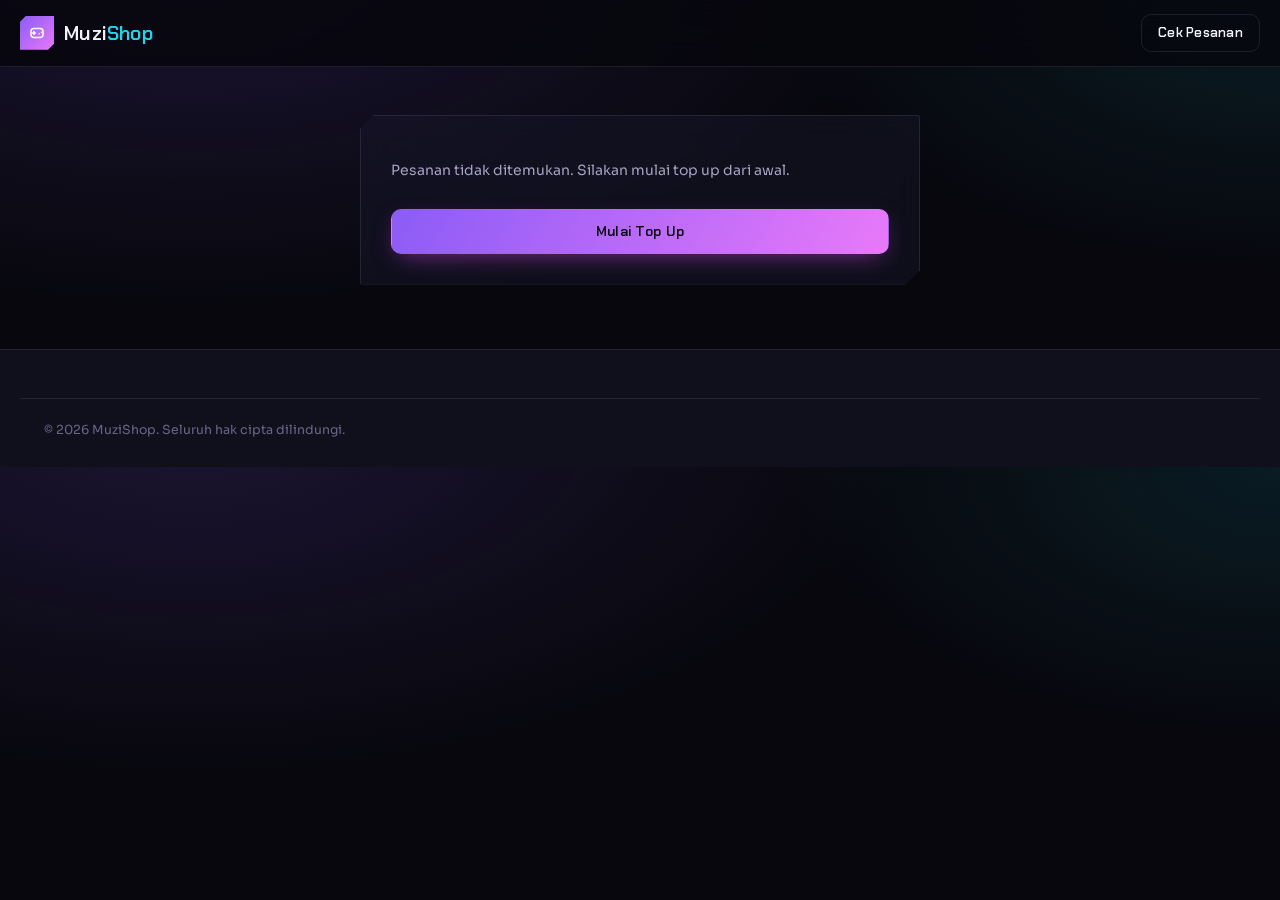
<file: checkout.html>
<!DOCTYPE html>
<html lang="id">
<head>
<meta charset="UTF-8">
<meta name="viewport" content="width=device-width, initial-scale=1.0">

<title>Selesaikan Pembayaran — MuziShop</title>

<link rel="preconnect" href="https://fonts.googleapis.com">
<link href="https://fonts.googleapis.com/css2?family=Chakra+Petch:wght@500;600;700&family=Sora:wght@400;500;600;700&family=JetBrains+Mono:wght@400;500&display=swap" rel="stylesheet">

<link rel="stylesheet" href="style.css">

<style>
/* =========================
   CHECKOUT
========================= */

.checkout-nominal {
  margin-top: 24px;
}

.checkout-nominal-title {
  display: flex;
  align-items: center;
  gap: 10px;
  margin-bottom: 14px;
}

.checkout-nominal-title svg {
  width: 22px;
  height: 22px;
  color: #a78bfa;
}

.checkout-nominal-title h3 {
  margin: 0;
  font-family: var(--font-display);
  font-size: 18px;
}

.nominal-grid {
  display: grid;
  grid-template-columns: repeat(2, 1fr);
  gap: 10px;
}

.nominal-card {
  width: 100%;
  border: 1px solid rgba(139, 92, 246, 0.25);
  background: rgba(18, 17, 31, 0.85);
  color: var(--text);
  border-radius: 12px;
  padding: 15px;
  text-align: left;
  cursor: pointer;
  transition: 0.2s ease;
}

.nominal-card:hover {
  border-color: #8b5cf6;
  transform: translateY(-1px);
}

.nominal-card.active {
  border-color: #a855f7;
  background: rgba(139, 92, 246, 0.13);
  box-shadow: 0 0 0 1px rgba(168, 85, 247, 0.25);
}

.nominal-card strong {
  display: block;
  font-family: var(--font-display);
  font-size: 16px;
  margin-bottom: 6px;
}

.nominal-card span {
  display: block;
  color: #a9a5c0;
  font-size: 13px;
}

.selected-info {
  margin-top: 14px;
  padding: 13px 15px;
  border-radius: 10px;
  background: rgba(34, 211, 238, 0.06);
  border: 1px solid rgba(34, 211, 238, 0.18);
  font-size: 13px;
  color: #aaa7c0;
}

.selected-info b {
  color: #67e8f9;
}

/* Payment */
.payment-section {
  margin-top: 24px;
}

.payment-title {
  display: flex;
  align-items: center;
  gap: 10px;
  margin-bottom: 14px;
}

.payment-title svg {
  width: 22px;
  height: 22px;
  color: #a78bfa;
}

.payment-title h3 {
  margin: 0;
  font-family: var(--font-display);
  font-size: 18px;
}

.payment-grid {
  display: grid;
  grid-template-columns: repeat(2, 1fr);
  gap: 10px;
}

.payment-card {
  border: 1px solid rgba(139, 92, 246, 0.22);
  background: rgba(18, 17, 31, 0.85);
  color: var(--text);
  border-radius: 12px;
  padding: 15px;
  cursor: pointer;
  transition: 0.2s ease;
}

.payment-card:hover {
  border-color: #8b5cf6;
}

.payment-card.active {
  border-color: #a855f7;
  background: rgba(139, 92, 246, 0.13);
}

.payment-card strong {
  display: block;
  font-size: 15px;
  margin-bottom: 5px;
}

.payment-card span {
  display: block;
  color: #88849e;
  font-size: 12px;
}

/* Action */
.checkout-action {
  margin-top: 22px;
}

.checkout-note {
  margin-top: 14px;
  padding: 12px 14px;
  border-radius: 9px;
  border: 1px solid rgba(167, 139, 250, 0.18);
  background: rgba(167, 139, 250, 0.05);
  color: #9995ad;
  font-size: 12px;
  line-height: 1.6;
}

@media (max-width: 420px) {
  .nominal-grid,
  .payment-grid {
    grid-template-columns: repeat(2, 1fr);
  }

  .nominal-card,
  .payment-card {
    padding: 13px;
  }
}
</style>
</head>

<body>

<header class="navbar">
  <div class="container navbar-inner">

    <a href="index.html" class="brand">
      <span class="brand-mark">
        <svg viewBox="0 0 24 24"
          fill="none"
          stroke="currentColor"
          stroke-width="2"
          stroke-linecap="round"
          stroke-linejoin="round">

          <path d="M6 12h4"/>
          <path d="M8 10v4"/>
          <path d="M15 13h.01"/>
          <path d="M18 11h.01"/>
          <path d="M8 6h8a4 4 0 0 1 4 4v4a4 4 0 0 1-4 4H8a4 4 0 0 1-4-4v-4a4 4 0 0 1 4-4Z"/>

        </svg>
      </span>

      <span class="brand-name">
        Muzi<span>Shop</span>
      </span>
    </a>

    <div style="flex:1;"></div>

    <a href="status.html" class="btn btn-ghost btn-sm">
      Cek Pesanan
    </a>

  </div>
</header>


<section class="section"
  style="padding-top:48px; max-width:560px; margin:0 auto;">

  <div class="container" style="padding:0;">

    <div class="panel status-panel" id="checkoutPanel">

      <!-- STATUS -->
      <span class="badge badge-pending" id="checkoutBadge">

        <svg viewBox="0 0 24 24"
          width="12"
          height="12"
          fill="none"
          stroke="currentColor"
          stroke-width="2"
          stroke-linecap="round"
          stroke-linejoin="round">

          <circle cx="12" cy="12" r="9"/>
          <path d="M12 7v5l3 3"/>

        </svg>

        Menunggu Pembayaran

      </span>


      <h2 style="
        font-family:var(--font-display);
        font-size:22px;
        margin:16px 0 6px;
      ">
        Selesaikan Pembayaran
      </h2>

      <p style="
        color:var(--text-muted);
        font-size:14px;
        margin:0 0 22px;
        line-height:1.6;
      ">
        Periksa kembali detail pesanan sebelum melanjutkan pembayaran.
      </p>


      <!-- DETAIL PESANAN -->

      <div class="summary-row">
        <span>ID Pesanan</span>
        <b id="coOrderId">—</b>
      </div>

      <div class="summary-row">
        <span>Game</span>
        <b id="coGame">Free Fire</b>
      </div>

      <div class="summary-row">
        <span>Player ID</span>
        <b id="coPlayer">—</b>
      </div>


      <!-- PILIH NOMINAL -->

      <div class="checkout-nominal">

        <div class="checkout-nominal-title">

          <svg viewBox="0 0 24 24"
            fill="none"
            stroke="currentColor"
            stroke-width="2"
            stroke-linecap="round"
            stroke-linejoin="round">

            <path d="M12 2v20"/>
            <path d="M17 5H9.5a3.5 3.5 0 0 0 0 7H14a3.5 3.5 0 0 1 0 7H6"/>

          </svg>

          <h3>Pilih Nominal</h3>

        </div>


        <div class="nominal-grid">

          <button
            type="button"
            class="nominal-card"
            data-nominal="5 DM"
            data-price="1000">

            <strong>5 DM</strong>
            <span>Rp 1.000</span>

          </button>


          <button
            type="button"
            class="nominal-card"
            data-nominal="10 DM"
            data-price="2000">

            <strong>10 DM</strong>
            <span>Rp 2.000</span>

          </button>


          <button
            type="button"
            class="nominal-card"
            data-nominal="50 DM"
            data-price="8000">

            <strong>50 DM</strong>
            <span>Rp 8.000</span>

          </button>


          <button
            type="button"
            class="nominal-card"
            data-nominal="70 DM"
            data-price="10000">

            <strong>70 DM</strong>
            <span>Rp 10.000</span>

          </button>


          <button
            type="button"
            class="nominal-card"
            data-nominal="100 DM"
            data-price="15000">

            <strong>100 DM</strong>
            <span>Rp 15.000</span>

          </button>


          <button
            type="button"
            class="nominal-card"
            data-nominal="140 DM"
            data-price="20000">

            <strong>140 DM</strong>
            <span>Rp 20.000</span>

          </button>


          <button
            type="button"
            class="nominal-card"
            data-nominal="210 DM"
            data-price="30000">

            <strong>210 DM</strong>
            <span>Rp 30.000</span>

          </button>


          <button
            type="button"
            class="nominal-card"
            data-nominal="355 DM"
            data-price="48000">

            <strong>355 DM</strong>
            <span>Rp 48.000</span>

          </button>


          <button
            type="button"
            class="nominal-card"
            data-nominal="500 DM"
            data-price="69000">

            <strong>500 DM</strong>
            <span>Rp 69.000</span>

          </button>


          <button
            type="button"
            class="nominal-card"
            data-nominal="720 DM"
            data-price="99000">

            <strong>720 DM</strong>
            <span>Rp 99.000</span>

          </button>

        </div>


        <div class="selected-info">

          Nominal dipilih:
          <b id="selectedNominalText">Belum dipilih</b>

        </div>

      </div>


      <!-- METODE PEMBAYARAN -->

      <div class="payment-section">

        <div class="payment-title">

          <svg viewBox="0 0 24 24"
            fill="none"
            stroke="currentColor"
            stroke-width="2"
            stroke-linecap="round"
            stroke-linejoin="round">

            <rect x="2" y="5" width="20" height="14" rx="2"/>
            <path d="M2 10h20"/>

          </svg>

          <h3>Metode Pembayaran</h3>

        </div>


        <div class="payment-grid">

          <button
            type="button"
            class="payment-card"
            data-payment="QRIS">

            <strong>QRIS</strong>
            <span>E-wallet & bank</span>

          </button>


          <button
            type="button"
            class="payment-card"
            data-payment="VA BCA">

            <strong>VA BCA</strong>
            <span>Virtual Account</span>

          </button>


          <button
            type="button"
            class="payment-card"
            data-payment="VA BNI">

            <strong>VA BNI</strong>
            <span>Virtual Account</span>

          </button>


          <button
            type="button"
            class="payment-card"
            data-payment="OVO">

            <strong>OVO</strong>
            <span>E-wallet</span>

          </button>


          <button
            type="button"
            class="payment-card"
            data-payment="DANA">

            <strong>DANA</strong>
            <span>E-wallet</span>

          </button>


          <button
            type="button"
            class="payment-card"
            data-payment="GoPay">

            <strong>GoPay</strong>
            <span>E-wallet</span>

          </button>

        </div>

      </div>


      <!-- RINGKASAN -->

      <div style="margin-top:24px;">

        <div class="summary-row">
          <span>Nominal</span>
          <b id="coNominal">—</b>
        </div>

        <div class="summary-row">
          <span>Metode Bayar</span>
          <b id="coPayment">—</b>
        </div>

        <div class="summary-total">
          <span>Total Bayar</span>
          <span class="amount" id="coTotal">
            Rp 0
          </span>
        </div>

      </div>


      <!-- INFORMASI -->

      <div class="checkout-note">

        Pastikan Player ID, nominal dan metode pembayaran sudah benar.
        Setelah pembayaran terverifikasi, pesanan dapat diproses sesuai
        sistem yang terhubung pada website.

      </div>


      <!-- ACTION -->

      <div class="checkout-action">

        <button
          class="btn btn-primary btn-block"
          id="continuePayment"
          type="button">

          Lanjutkan Pembayaran

        </button>


        <a
          href="status.html"
          class="btn btn-ghost btn-block"
          style="margin-top:10px;">

          Cek Status Pesanan

        </a>

      </div>

    </div>

  </div>

</section>


<footer class="site-footer">

  <div class="container footer-bottom">

    <span>
      © 2026 MuziShop. Seluruh hak cipta dilindungi.
    </span>

  </div>

</footer>


<script src="script.js"></script>


<script>
/* =========================
   NOMINAL
========================= */

const nominalCards =
  document.querySelectorAll(".nominal-card");

const selectedNominalText =
  document.getElementById("selectedNominalText");

const coNominal =
  document.getElementById("coNominal");

const coTotal =
  document.getElementById("coTotal");

let selectedPrice = 0;
let selectedNominal = "";


nominalCards.forEach(card => {

  card.addEventListener("click", function() {

    nominalCards.forEach(item => {
      item.classList.remove("active");
    });

    this.classList.add("active");

    selectedNominal =
      this.dataset.nominal;

    selectedPrice =
      Number(this.dataset.price);

    selectedNominalText.textContent =
      selectedNominal;

    coNominal.textContent =
      selectedNominal;

    coTotal.textContent =
      "Rp " +
      selectedPrice.toLocaleString("id-ID");

    localStorage.setItem(
      "selectedNominal",
      selectedNominal
    );

    localStorage.setItem(
      "selectedPrice",
      selectedPrice
    );

  });

});


/* =========================
   PAYMENT
========================= */

const paymentCards =
  document.querySelectorAll(".payment-card");

const coPayment =
  document.getElementById("coPayment");

let selectedPayment = "";


paymentCards.forEach(card => {

  card.addEventListener("click", function() {

    paymentCards.forEach(item => {
      item.classList.remove("active");
    });

    this.classList.add("active");

    selectedPayment =
      this.dataset.payment;

    coPayment.textContent =
      selectedPayment;

    localStorage.setItem(
      "selectedPayment",
      selectedPayment
    );

  });

});


/* =========================
   LOAD DATA
========================= */

const savedNominal =
  localStorage.getItem("selectedNominal");

const savedPrice =
  Number(localStorage.getItem("selectedPrice"));

const savedPayment =
  localStorage.getItem("selectedPayment");


if (savedNominal && savedPrice) {

  selectedNominal =
    savedNominal;

  selectedPrice =
    savedPrice;

  selectedNominalText.textContent =
    savedNominal;

  coNominal.textContent =
    savedNominal;

  coTotal.textContent =
    "Rp " +
    savedPrice.toLocaleString("id-ID");

}


if (savedPayment) {

  selectedPayment =
    savedPayment;

  coPayment.textContent =
    savedPayment;

  paymentCards.forEach(card => {

    if (
      card.dataset.payment === savedPayment
    ) {
      card.classList.add("active");
    }

  });

}


/* =========================
   LANJUTKAN PEMBAYARAN
========================= */

const continuePayment =
  document.getElementById("continuePayment");


continuePayment.addEventListener("click", function() {

  if (!selectedNominal) {

    alert("Silakan pilih nominal DM terlebih dahulu.");

    return;

  }


  if (!selectedPayment) {

    alert("Silakan pilih metode pembayaran terlebih dahulu.");

    return;

  }


  /*
    Data disimpan agar dapat digunakan
    oleh halaman pembayaran berikutnya.
  */

  localStorage.setItem(
    "checkoutNominal",
    selectedNominal
  );

  localStorage.setItem(
    "checkoutPrice",
    selectedPrice
  );

  localStorage.setItem(
    "checkoutPayment",
    selectedPayment
  );


  /*
    Jika sistem pembayaran sudah terhubung,
    bagian ini dapat diarahkan ke halaman
    pembayaran/gateway yang sebenarnya.
  */

  window.location.href =
    "payment.html";

});
</script>

</body>
</html>
</file>
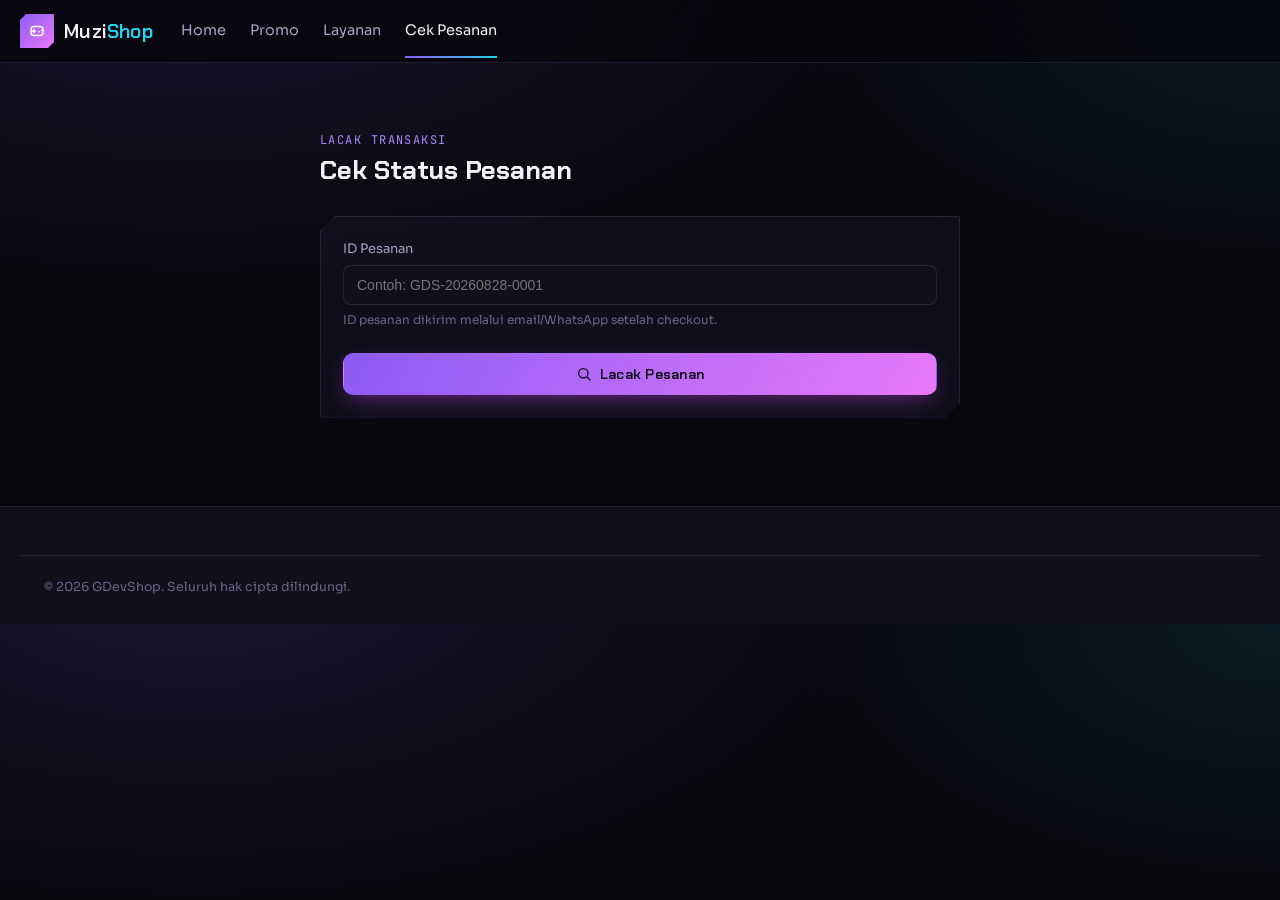
<file: status.html>
<!DOCTYPE html>
<html lang="id">
<head>
<meta charset="UTF-8">
<meta name="viewport" content="width=device-width, initial-scale=1.0">
<title>Cek Pesanan — MuziShop</title>
<link rel="preconnect" href="https://fonts.googleapis.com">
<link href="https://fonts.googleapis.com/css2?family=Chakra+Petch:wght@500;600;700&family=Sora:wght@400;500;600;700&family=JetBrains+Mono:wght@400;500&display=swap" rel="stylesheet">
<link rel="stylesheet" href="style.css">
</head>
<body>

<header class="navbar">
  <div class="container navbar-inner">
    <a href="index.html" class="brand">
      <span class="brand-mark"><svg viewBox="0 0 24 24" fill="none" stroke-width="2" stroke-linecap="round" stroke-linejoin="round"><path d="M6 12h4M8 10v4M15 13h.01M18 11h.01M8 6h8a4 4 0 0 1 4 4v4a4 4 0 0 1-4 4H8a4 4 0 0 1-4-4v-4a4 4 0 0 1 4-4Z"/></svg></span>
      <span class="brand-name">Muzi<span>Shop</span></span>
    </a>
    <nav class="nav-links">
      <a href="index.html">Home</a>
      <a href="index.html#promo">Promo</a>
      <a href="index.html#layanan">Layanan</a>
      <a href="status.html" class="active">Cek Pesanan</a>
    </nav>
  </div>
</header>

<section class="section" style="max-width:640px; margin:0 auto;">
  <div class="container" style="padding:0;">
    <div class="section-head" style="margin-bottom:20px;">
      <div>
        <span class="section-tag">Lacak Transaksi</span>
        <h2>Cek Status Pesanan</h2>
      </div>
    </div>

    <form class="panel form-panel" id="trackForm" style="padding:22px; margin-bottom:24px;">
      <div class="field" style="margin-bottom:0;">
        <label for="orderIdInput">ID Pesanan</label>
        <input type="text" id="orderIdInput" placeholder="Contoh: GDS-20260828-0001" required>
        <span class="hint">ID pesanan dikirim melalui email/WhatsApp setelah checkout.</span>
      </div>
      <button type="submit" class="btn btn-primary btn-block">
        <svg viewBox="0 0 24 24" fill="none" stroke="currentColor" stroke-width="2" stroke-linecap="round" stroke-linejoin="round"><circle cx="11" cy="11" r="7"/><path d="m21 21-4.3-4.3"/></svg>
        Lacak Pesanan
      </button>
    </form>

    <div class="panel status-panel" id="resultPanel" style="display:none;">
      <span class="badge" id="resultBadge">—</span>
      <h3 style="font-family:var(--font-display); margin:14px 0 4px;" id="resultOrderId">—</h3>
      <p style="color:var(--text-muted); font-size:13.5px; margin:0 0 6px;" id="resultDetail">—</p>

      <div class="status-timeline" id="statusTimeline">
        <!-- populated by script.js -->
      </div>
    </div>

    <div class="panel status-panel" id="emptyPanel" style="display:none; text-align:center;">
      <p style="color:var(--text-muted); font-size:14px; margin:0;">Pesanan tidak ditemukan. Periksa kembali ID pesanan Anda.</p>
    </div>
  </div>
</section>

<footer class="site-footer">
  <div class="container footer-bottom"><span>© 2026 GDevShop. Seluruh hak cipta dilindungi.</span></div>
</footer>

<script src="script.js"></script>
</body>
</html>
</file>
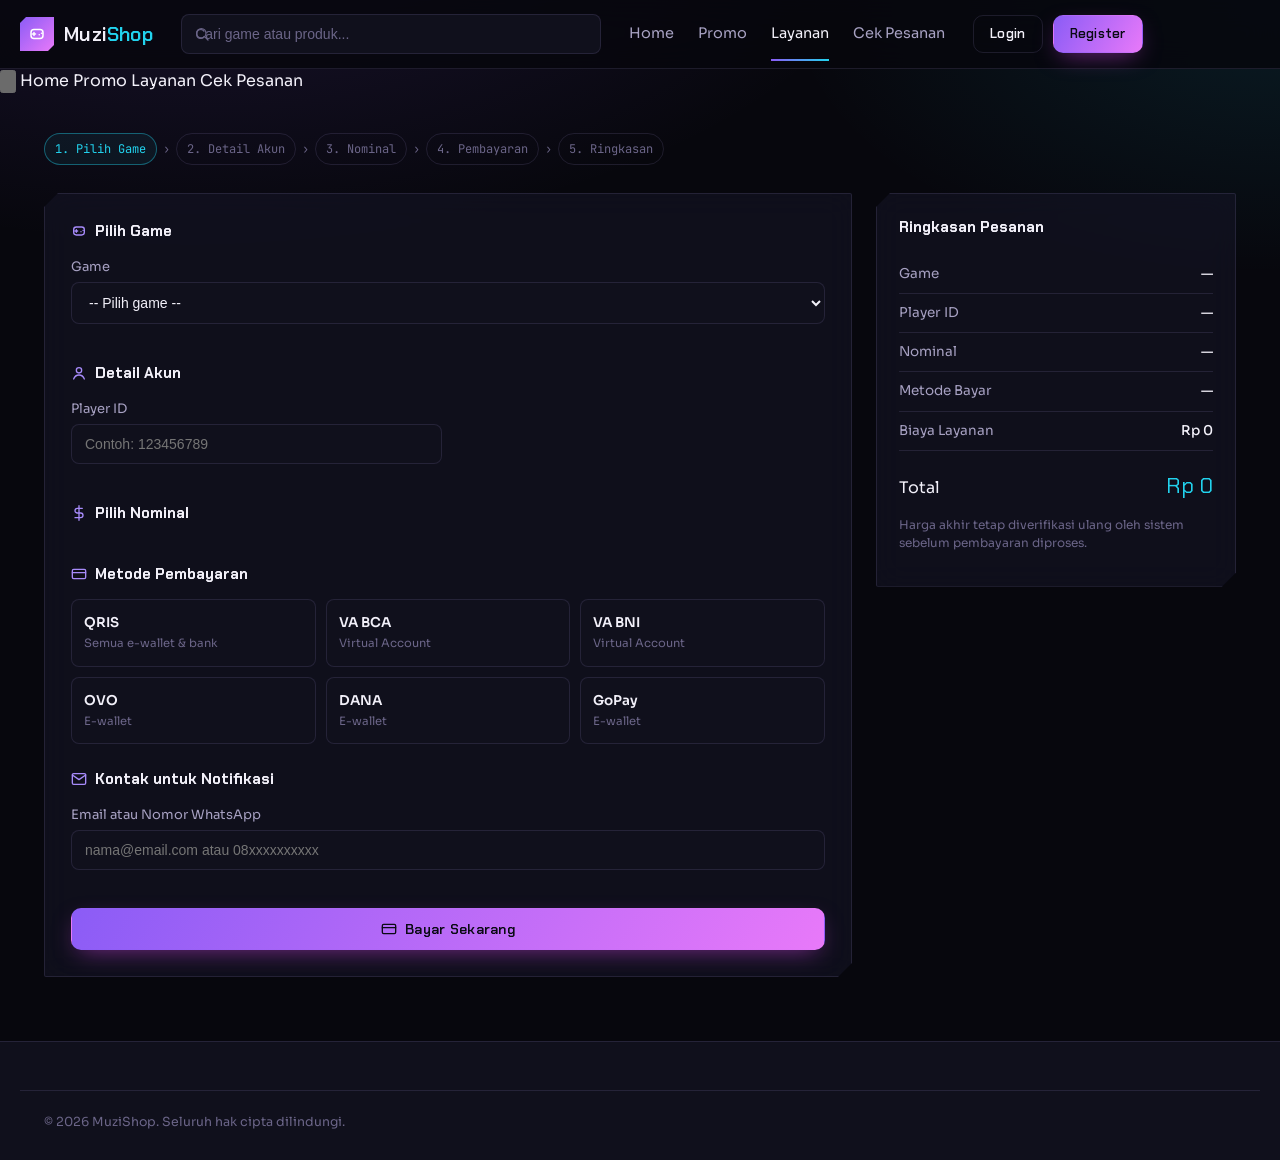
<file: topup.html>
<!DOCTYPE html>
<html lang="id">
<head>
<meta charset="UTF-8">
<meta name="viewport" content="width=device-width, initial-scale=1.0">
<title>Top Up Game — MuziShop</title>
<link rel="preconnect" href="https://fonts.googleapis.com">
<link href="https://fonts.googleapis.com/css2?family=Chakra+Petch:wght@500;600;700&family=Sora:wght@400;500;600;700&family=JetBrains+Mono:wght@400;500&display=swap" rel="stylesheet">
<link rel="stylesheet" href="style.css">
</head>
<body>

<header class="navbar">
  <div class="container navbar-inner">
    <a href="index.html" class="brand">
      <span class="brand-mark"><svg viewBox="0 0 24 24" fill="none" stroke-width="2" stroke-linecap="round" stroke-linejoin="round"><path d="M6 12h4M8 10v4M15 13h.01M18 11h.01M8 6h8a4 4 0 0 1 4 4v4a4 4 0 0 1-4 4H8a4 4 0 0 1-4-4v-4a4 4 0 0 1 4-4Z"/></svg></span>
      <span class="brand-name">Muzi<span>Shop</span></span>
    </a>
    <div class="navsearch">
      <svg viewBox="0 0 24 24" fill="none" stroke="currentColor" stroke-width="2" stroke-linecap="round" stroke-linejoin="round"><circle cx="11" cy="11" r="7"/><path d="m21 21-4.3-4.3"/></svg>
      <input type="text" placeholder="Cari game atau produk...">
    </div>
    <nav class="nav-links">
      <a href="index.html">Home</a>
      <a href="index.html#promo">Promo</a>
      <a href="index.html#layanan" class="active">Layanan</a>
      <a href="status.html">Cek Pesanan</a>
    </nav>
    <div class="nav-auth">
      <a href="#" class="btn btn-ghost btn-sm">Login</a>
      <a href="#" class="btn btn-primary btn-sm">Register</a>
    </div>
    <button class="nav-toggle" aria-label="Buka menu" id="navToggle">
      <svg viewBox="0 0 24 24" fill="none" stroke="currentColor" stroke-width="2" stroke-linecap="round" stroke-linejoin="round"><path d="M4 6h16M4 12h16M4 18h16"/></svg>
    </button>
  </div>
</header>

<div class="mobile-drawer" id="mobileDrawer">
  <div class="mobile-drawer-panel">
    <button class="mobile-drawer-close" id="drawerClose" aria-label="Tutup menu">
      <svg viewBox="0 0 24 24" fill="none" stroke="currentColor" stroke-width="2" stroke-linecap="round" stroke-linejoin="round"><path d="M18 6 6 18M6 6l12 12"/></svg>
    </button>
    <a href="index.html">Home</a>
    <a href="index.html#promo">Promo</a>
    <a href="index.html#layanan">Layanan</a>
    <a href="status.html">Cek Pesanan</a>
  </div>
</div>

<section class="section" style="padding-top:40px;">
  <div class="container">


    <div class="step-nav">
      <span class="step active" data-step="1">1. Pilih Game</span><span class="sep">›</span>
      <span class="step" data-step="2">2. Detail Akun</span><span class="sep">›</span>
      <span class="step" data-step="3">3. Nominal</span><span class="sep">›</span>
      <span class="step" data-step="4">4. Pembayaran</span><span class="sep">›</span>
      <span class="step" data-step="5">5. Ringkasan</span>
    </div>

    <div class="topup-layout">
      <form class="panel form-panel" id="topupForm" novalidate>

        <!-- 1. PILIH GAME -->
        <div class="form-block">
          <h3><svg viewBox="0 0 24 24" fill="none" stroke="currentColor" stroke-width="2" stroke-linecap="round" stroke-linejoin="round"><path d="M6 12h4M8 10v4M15 13h.01M18 11h.01M8 6h8a4 4 0 0 1 4 4v4a4 4 0 0 1-4 4H8a4 4 0 0 1-4-4v-4a4 4 0 0 1 4-4Z"/></svg>Pilih Game</h3>
          <div class="field">
            <label for="gameSelect">Game</label>
            <select id="gameSelect" required>
              <option value="">-- Pilih game --</option>
              <option value="mobile-legends" data-server="1">Mobile Legends</option>
              <option value="free-fire" data-server="0">Free Fire</option>
              <option value="pubg-mobile" data-server="0">PUBG Mobile</option>
              <option value="valorant" data-server="0">Valorant</option>
              <option value="roblox" data-server="0">Roblox</option>
              <option value="genshin-impact" data-server="1">Genshin Impact</option>
              <option value="honor-of-kings" data-server="1">Honor of Kings</option>
              <option value="cod-mobile" data-server="0">Call of Duty Mobile</option>
            </select>
            <span class="error-msg">Pilih game terlebih dahulu.</span>
          </div>
        </div>

        <!-- 2. DETAIL AKUN -->
        <div class="form-block">
          <h3><svg viewBox="0 0 24 24" fill="none" stroke="currentColor" stroke-width="2" stroke-linecap="round" stroke-linejoin="round"><circle cx="12" cy="8" r="4"/><path d="M4 21c1.5-4 5-6 8-6s6.5 2 8 6"/></svg>Detail Akun</h3>
          <div class="field-row">
            <div class="field" id="playerIdField">
              <label for="playerId">Player ID</label>
              <input type="text" id="playerId" inputmode="numeric" placeholder="Contoh: 123456789" required>
              <span class="error-msg">Player ID wajib diisi (angka saja).</span>
            </div>
            <div class="field" id="serverIdField" style="display:none;">
              <label for="serverId">Server ID</label>
              <input type="text" id="serverId" inputmode="numeric" placeholder="Contoh: 2001">
              <span class="error-msg">Server ID wajib diisi untuk game ini.</span>
            </div>
          </div>
        </div>

        <!-- 3. NOMINAL -->
        <div class="form-block">
          <h3><svg viewBox="0 0 24 24" fill="none" stroke="currentColor" stroke-width="2" stroke-linecap="round" stroke-linejoin="round"><path d="M12 1v22M17 5H9.5a3.5 3.5 0 0 0 0 7h5a3.5 3.5 0 0 1 0 7H6"/></svg>Pilih Nominal</h3>
          <div class="nominal-grid" id="nominalGrid" role="radiogroup" aria-label="Pilih nominal top up">
            <!-- populated by script.js -->
          </div>
          <span class="error-msg" id="nominalError" style="display:none; margin-top:8px;">Pilih nominal top up.</span>
        </div>

        <!-- 4. PEMBAYARAN -->
        <div class="form-block">
          <h3><svg viewBox="0 0 24 24" fill="none" stroke="currentColor" stroke-width="2" stroke-linecap="round" stroke-linejoin="round"><rect x="2" y="5" width="20" height="14" rx="2"/><path d="M2 10h20"/></svg>Metode Pembayaran</h3>
          <div class="payment-grid" role="radiogroup" aria-label="Pilih metode pembayaran">
            <label class="option-card"><input type="radio" name="payment" value="qris"><span class="label">QRIS</span><span class="sub">Semua e-wallet & bank</span></label>
            <label class="option-card"><input type="radio" name="payment" value="va-bca"><span class="label">VA BCA</span><span class="sub">Virtual Account</span></label>
            <label class="option-card"><input type="radio" name="payment" value="va-bni"><span class="label">VA BNI</span><span class="sub">Virtual Account</span></label>
            <label class="option-card"><input type="radio" name="payment" value="ovo"><span class="label">OVO</span><span class="sub">E-wallet</span></label>
            <label class="option-card"><input type="radio" name="payment" value="dana"><span class="label">DANA</span><span class="sub">E-wallet</span></label>
            <label class="option-card"><input type="radio" name="payment" value="gopay"><span class="label">GoPay</span><span class="sub">E-wallet</span></label>
          </div>
          <span class="error-msg" id="paymentError" style="display:none; margin-top:8px;">Pilih metode pembayaran.</span>
        </div>

        <!-- 5. KONTAK -->
        <div class="form-block">
          <h3><svg viewBox="0 0 24 24" fill="none" stroke="currentColor" stroke-width="2" stroke-linecap="round" stroke-linejoin="round"><rect x="2" y="4" width="20" height="16" rx="2"/><path d="m22 6-10 7L2 6"/></svg>Kontak untuk Notifikasi</h3>
          <div class="field">
            <label for="contact">Email atau Nomor WhatsApp</label>
            <input type="text" id="contact" placeholder="nama@email.com atau 08xxxxxxxxxx" required>
            <span class="error-msg">Masukkan email atau nomor kontak yang valid.</span>
          </div>
        </div>

        <button type="submit" class="btn btn-primary btn-block" id="submitOrder">
          <svg viewBox="0 0 24 24" fill="none" stroke="currentColor" stroke-width="2" stroke-linecap="round" stroke-linejoin="round"><rect x="2" y="5" width="20" height="14" rx="2"/><path d="M2 10h20"/></svg>
          Bayar Sekarang
        </button>
      </form>

      <!-- RINGKASAN -->
      <aside class="panel summary-panel">
        <h3>Ringkasan Pesanan</h3>
        <div class="summary-row"><span>Game</span><b id="sumGame">—</b></div>
        <div class="summary-row"><span>Player ID</span><b id="sumPlayer">—</b></div>
        <div class="summary-row"><span>Nominal</span><b id="sumNominal">—</b></div>
        <div class="summary-row"><span>Metode Bayar</span><b id="sumPayment">—</b></div>
        <div class="summary-row"><span>Biaya Layanan</span><b id="sumFee">Rp 0</b></div>
        <div class="summary-total"><span>Total</span><span class="amount" id="sumTotal">Rp 0</span></div>
        <p style="font-size:12px; color:var(--text-faint); margin-top:14px;">Harga akhir tetap diverifikasi ulang oleh sistem sebelum pembayaran diproses.</p>
      </aside>
    </div>
  </div>
</section>

<footer class="site-footer">
  <div class="container footer-bottom">
    <span>© 2026 MuziShop. Seluruh hak cipta dilindungi.</span>
  </div>
</footer>

<script src="script.js"></script>
</body>
</html>
</file>
<file: style.css>
/* =========================================================
   GDevShop — Design tokens
   Signature: "circuit-cut" panels — corners sliced at 45°
   like a HUD readout, with an animated edge-trace glow that
   sweeps the border on hover. Diagonal section seams instead
   of straight hairlines.
   ========================================================= */
:root {
  /* Color */
  --void: #07070d;
  --surface: #10101c;
  --surface-2: #171728;
  --surface-glass: rgba(23, 23, 40, 0.55);
  --border: rgba(148, 138, 200, 0.16);
  --border-strong: rgba(191, 130, 255, 0.4);
  --purple: #8b5cf6;
  --purple-soft: #a78bfa;
  --magenta: #e879f9;
  --cyan: #22d3ee;
  --text: #f2f0f9;
  --text-muted: #a7a1c2;
  --text-faint: #6b6588;
  --success: #34d399;
  --warning: #fbbf24;
  --danger: #fb7185;

  /* Type */
  --font-display: "Chakra Petch", "Sora", sans-serif;
  --font-body: "Sora", "Inter", sans-serif;
  --font-mono: "JetBrains Mono", monospace;

  /* Geometry */
  --cut: 14px;              /* circuit-cut corner size */
  --radius: 10px;
  --radius-lg: 18px;
  --gap: 24px;

  color-scheme: dark;
}

* { box-sizing: border-box; }
html { scroll-behavior: smooth; }

@media (prefers-reduced-motion: reduce) {
  html { scroll-behavior: auto; }
  *, *::before, *::after { animation-duration: 0.001ms !important; animation-iteration-count: 1 !important; transition-duration: 0.001ms !important; }
}

body {
  margin: 0;
  background:
    radial-gradient(1200px 600px at 15% -10%, rgba(139, 92, 246, 0.16), transparent 60%),
    radial-gradient(900px 500px at 100% 0%, rgba(34, 211, 238, 0.10), transparent 55%),
    var(--void);
  color: var(--text);
  font-family: var(--font-body);
  line-height: 1.5;
  -webkit-font-smoothing: antialiased;
}

a { color: inherit; text-decoration: none; }
ul { list-style: none; margin: 0; padding: 0; }
img { max-width: 100%; display: block; }
button { font-family: inherit; }

.container {
  width: 100%;
  max-width: 1240px;
  margin: 0 auto;
  padding: 0 24px;
}

:focus-visible {
  outline: 2px solid var(--cyan);
  outline-offset: 3px;
  border-radius: 4px;
}

/* Circuit-cut panel shape, reused everywhere */
.panel {
  position: relative;
  background: var(--surface-glass);
  backdrop-filter: blur(14px);
  border: 1px solid var(--border);
  clip-path: polygon(
    var(--cut) 0, 100% 0, 100% calc(100% - var(--cut)),
    calc(100% - var(--cut)) 100%, 0 100%, 0 var(--cut)
  );
  border-radius: 2px;
}

.panel::before {
  content: "";
  position: absolute;
  inset: 0;
  padding: 1px;
  clip-path: inherit;
  background: linear-gradient(135deg, rgba(139, 92, 246, 0), rgba(139, 92, 246, 0));
  -webkit-mask: linear-gradient(#000 0 0) content-box, linear-gradient(#000 0 0);
  -webkit-mask-composite: xor;
  mask-composite: exclude;
  pointer-events: none;
  transition: background 0.4s ease;
}

.panel:hover::before {
  background: linear-gradient(135deg, var(--purple), var(--magenta) 45%, var(--cyan));
}

/* =========================== NAVBAR =========================== */
.navbar {
  position: sticky;
  top: 0;
  z-index: 100;
  background: rgba(7, 7, 13, 0.82);
  backdrop-filter: blur(16px);
  border-bottom: 1px solid var(--border);
}

.navbar-inner {
  display: flex;
  align-items: center;
  gap: 28px;
  padding: 14px 0;
}

.brand {
  display: flex;
  align-items: center;
  gap: 10px;
  font-family: var(--font-display);
  font-weight: 600;
  font-size: 20px;
  letter-spacing: 0.02em;
  white-space: nowrap;
}

.brand-mark {
  width: 34px;
  height: 34px;
  display: grid;
  place-items: center;
  background: linear-gradient(135deg, var(--purple), var(--magenta));
  clip-path: polygon(6px 0, 100% 0, 100% calc(100% - 6px), calc(100% - 6px) 100%, 0 100%, 0 6px);
}

.brand-mark svg { width: 18px; height: 18px; stroke: #fff; }

.brand-name span { color: var(--cyan); }

.navsearch {
  flex: 1;
  max-width: 420px;
  position: relative;
}

.navsearch input {
  width: 100%;
  background: var(--surface);
  border: 1px solid var(--border);
  border-radius: var(--radius);
  padding: 10px 14px 10px 40px;
  color: var(--text);
  font-size: 14px;
  transition: border-color 0.2s ease, box-shadow 0.2s ease;
}

.navsearch input::placeholder { color: var(--text-faint); }

.navsearch input:focus {
  border-color: var(--purple-soft);
  box-shadow: 0 0 0 3px rgba(139, 92, 246, 0.18);
  outline: none;
}

.navsearch svg {
  position: absolute;
  left: 13px;
  top: 50%;
  translate: 0 -50%;
  width: 16px;
  height: 16px;
  stroke: var(--text-faint);
}

.nav-links {
  display: flex;
  align-items: center;
  gap: 24px;
  font-size: 14.5px;
  color: var(--text-muted);
}

.nav-links a { transition: color 0.2s ease; position: relative; }
.nav-links a:hover, .nav-links a.active { color: var(--text); }
.nav-links a.active::after {
  content: "";
  position: absolute;
  left: 0; right: 0; bottom: -16px;
  height: 2px;
  background: linear-gradient(90deg, var(--purple), var(--cyan));
}

.nav-auth { display: flex; align-items: center; gap: 10px; }

.nav-toggle {
  display: none;
  background: none;
  border: 1px solid var(--border);
  border-radius: 8px;
  width: 38px;
  height: 38px;
  align-items: center;
  justify-content: center;
  color: var(--text);
}
.nav-toggle svg { width: 20px; height: 20px; }

/* =========================== BUTTONS =========================== */
.btn {
  display: inline-flex;
  align-items: center;
  justify-content: center;
  gap: 8px;
  font-family: var(--font-display);
  font-weight: 600;
  font-size: 14px;
  letter-spacing: 0.02em;
  padding: 11px 22px;
  border-radius: var(--radius);
  border: 1px solid transparent;
  cursor: pointer;
  transition: transform 0.15s ease, box-shadow 0.25s ease, background 0.25s ease, border-color 0.2s ease;
  white-space: nowrap;
}
.btn svg { width: 16px; height: 16px; }
.btn:active { transform: translateY(1px); }

.btn-primary {
  background: linear-gradient(120deg, var(--purple), var(--magenta));
  color: #0a0a14;
  box-shadow: 0 8px 24px -8px rgba(216, 70, 239, 0.55);
}
.btn-primary:hover { box-shadow: 0 10px 30px -6px rgba(216, 70, 239, 0.75); filter: brightness(1.06); }

.btn-ghost {
  background: transparent;
  border-color: var(--border);
  color: var(--text);
}
.btn-ghost:hover { border-color: var(--border-strong); background: rgba(139, 92, 246, 0.08); }

.btn-outline-cyan {
  background: transparent;
  border-color: rgba(34, 211, 238, 0.4);
  color: var(--cyan);
}
.btn-outline-cyan:hover { background: rgba(34, 211, 238, 0.1); }

.btn-block { width: 100%; }
.btn-sm { padding: 8px 16px; font-size: 13px; }
.btn:disabled { opacity: 0.45; cursor: not-allowed; box-shadow: none; }

/* =========================== HERO =========================== */
.hero {
  position: relative;
  overflow: hidden;
  border-bottom: 1px solid var(--border);
}

.hero-bg {
  position: absolute;
  inset: 0;
  background:
    linear-gradient(180deg, rgba(7,7,13,0.55) 0%, rgba(7,7,13,0.92) 78%, var(--void) 100%),
    linear-gradient(120deg, rgba(139,92,246,0.28), rgba(232,121,249,0.14) 45%, rgba(34,211,238,0.16));
  z-index: 0;
}

.hero-grid-lines {
  position: absolute;
  inset: 0;
  background-image:
    linear-gradient(rgba(148,138,200,0.06) 1px, transparent 1px),
    linear-gradient(90deg, rgba(148,138,200,0.06) 1px, transparent 1px);
  background-size: 42px 42px;
  mask-image: radial-gradient(ellipse 70% 60% at 50% 20%, #000 40%, transparent 90%);
  z-index: 0;
}

.hero-inner {
  position: relative;
  z-index: 1;
  padding: 96px 0 84px;
  display: grid;
  gap: 22px;
  max-width: 680px;
}

.eyebrow {
  display: inline-flex;
  align-items: center;
  gap: 8px;
  width: fit-content;
  font-family: var(--font-mono);
  font-size: 12px;
  letter-spacing: 0.14em;
  text-transform: uppercase;
  color: var(--cyan);
  padding: 6px 12px;
  border: 1px solid rgba(34, 211, 238, 0.3);
  border-radius: 999px;
  background: rgba(34, 211, 238, 0.06);
}
.eyebrow svg { width: 13px; height: 13px; }

.hero h1 {
  font-family: var(--font-display);
  font-size: clamp(34px, 5vw, 54px);
  line-height: 1.08;
  margin: 0;
  letter-spacing: -0.01em;
}

.hero h1 .grad {
  background: linear-gradient(100deg, var(--purple-soft), var(--magenta) 55%, var(--cyan));
  -webkit-background-clip: text;
  background-clip: text;
  color: transparent;
}

.hero p {
  color: var(--text-muted);
  font-size: 16px;
  max-width: 520px;
  margin: 0;
}

.hero-actions { display: flex; gap: 14px; flex-wrap: wrap; margin-top: 6px; }

.hero-stats {
  display: flex;
  gap: 32px;
  margin-top: 30px;
  padding-top: 26px;
  border-top: 1px solid var(--border);
}
.hero-stat b {
  display: block;
  font-family: var(--font-display);
  font-size: 22px;
}
.hero-stat span {
  font-size: 12.5px;
  color: var(--text-faint);
  letter-spacing: 0.03em;
}

/* =========================== SECTIONS =========================== */
.section { padding: 64px 0; }
.section-seam {
  position: relative;
  height: 46px;
  background: linear-gradient(180deg, transparent, var(--surface));
  clip-path: polygon(0 100%, 100% 100%, 100% 40%, 0 100%);
}

.section-head {
  display: flex;
  align-items: flex-end;
  justify-content: space-between;
  gap: 16px;
  margin-bottom: 30px;
  flex-wrap: wrap;
}

.section-head h2 {
  font-family: var(--font-display);
  font-size: 26px;
  margin: 0 0 6px;
}

.section-head p { margin: 0; color: var(--text-muted); font-size: 14.5px; }

.section-tag {
  font-family: var(--font-mono);
  font-size: 12px;
  letter-spacing: 0.12em;
  text-transform: uppercase;
  color: var(--purple-soft);
}

/* =========================== GAME GRID =========================== */
.game-grid {
  display: grid;
  grid-template-columns: repeat(4, 1fr);
  gap: 18px;
}

.game-card {
  padding: 16px;
  display: grid;
  gap: 12px;
  transition: transform 0.25s ease;
  cursor: pointer;
}
.game-card:hover { transform: translateY(-4px); }

.game-card .thumb {
  aspect-ratio: 1;
  border-radius: 8px;
  overflow: hidden;
  background: var(--surface-2);
  display: grid;
  place-items: center;
  border: 1px solid var(--border);
}
.game-card .thumb img { width: 100%; height: 100%; object-fit: cover; }

.game-card h3 {
  font-family: var(--font-display);
  font-size: 15px;
  margin: 0;
}

.game-card .publisher {
  font-size: 12px;
  color: var(--text-faint);
  margin-top: -8px;
}

/* =========================== PROMO CARDS =========================== */
.promo-grid {
  display: grid;
  grid-template-columns: repeat(3, 1fr);
  gap: 20px;
}

.promo-card { overflow: hidden; }

.promo-banner {
  position: relative;
  aspect-ratio: 16/9;
  background: linear-gradient(135deg, var(--surface-2), var(--surface));
  overflow: hidden;
}
.promo-banner img { width: 100%; height: 100%; object-fit: cover; }

.promo-badge {
  position: absolute;
  top: 12px;
  left: 12px;
  font-family: var(--font-mono);
  font-size: 11px;
  letter-spacing: 0.05em;
  text-transform: uppercase;
  padding: 5px 10px;
  border-radius: 999px;
  background: rgba(7,7,13,0.72);
  border: 1px solid rgba(232,121,249,0.5);
  color: var(--magenta);
  backdrop-filter: blur(4px);
}

.promo-body { padding: 18px; display: grid; gap: 10px; }
.promo-body h3 { font-family: var(--font-display); font-size: 16.5px; margin: 0; }
.promo-body p { margin: 0; font-size: 13.5px; color: var(--text-muted); }

.promo-code {
  display: flex;
  align-items: center;
  justify-content: space-between;
  font-family: var(--font-mono);
  font-size: 12.5px;
  border: 1px dashed var(--border-strong);
  border-radius: 6px;
  padding: 8px 10px;
  color: var(--cyan);
}
.promo-code button {
  background: none;
  border: none;
  color: var(--text-faint);
  cursor: pointer;
}
.promo-code button svg { width: 14px; height: 14px; }

.promo-price { display: flex; align-items: baseline; gap: 8px; }
.promo-price .old { text-decoration: line-through; color: var(--text-faint); font-size: 12.5px; }
.promo-price .now { font-family: var(--font-display); font-size: 19px; color: var(--text); }

/* =========================== FEATURES / TRUST =========================== */
.feature-grid {
  display: grid;
  grid-template-columns: repeat(4, 1fr);
  gap: 18px;
}
.feature-card { padding: 22px; display: grid; gap: 12px; }
.feature-icon {
  width: 42px; height: 42px;
  display: grid; place-items: center;
  border-radius: 9px;
  background: rgba(139, 92, 246, 0.12);
  border: 1px solid rgba(139, 92, 246, 0.3);
}
.feature-icon svg { width: 20px; height: 20px; stroke: var(--purple-soft); }
.feature-card h3 { font-size: 15px; margin: 0; font-family: var(--font-display); }
.feature-card p { margin: 0; font-size: 13px; color: var(--text-muted); }

/* =========================== FOOTER =========================== */
.site-footer {
  border-top: 1px solid var(--border);
  padding: 48px 0 28px;
  background: var(--surface);
}
.footer-grid {
  display: grid;
  grid-template-columns: 1.4fr 1fr 1fr 1fr;
  gap: 32px;
  margin-bottom: 32px;
}
.footer-grid h4 {
  font-family: var(--font-display);
  font-size: 13.5px;
  letter-spacing: 0.04em;
  text-transform: uppercase;
  color: var(--text-muted);
  margin: 0 0 14px;
}
.footer-grid ul { display: grid; gap: 9px; }
.footer-grid a { font-size: 13.5px; color: var(--text-muted); }
.footer-grid a:hover { color: var(--cyan); }
.footer-bottom {
  display: flex;
  justify-content: space-between;
  align-items: center;
  padding-top: 22px;
  border-top: 1px solid var(--border);
  font-size: 12.5px;
  color: var(--text-faint);
  flex-wrap: wrap;
  gap: 10px;
}
.footer-social { display: flex; gap: 10px; }
.footer-social a {
  width: 32px; height: 32px;
  display: grid; place-items: center;
  border: 1px solid var(--border);
  border-radius: 7px;
}
.footer-social svg { width: 15px; height: 15px; }

/* =========================== TOP-UP FLOW =========================== */
.topup-layout {
  display: grid;
  grid-template-columns: 1fr 360px;
  gap: 24px;
  align-items: start;
}

.step-nav {
  display: flex;
  align-items: center;
  gap: 6px;
  margin-bottom: 28px;
  font-family: var(--font-mono);
  font-size: 12px;
  color: var(--text-faint);
  flex-wrap: wrap;
}
.step-nav .step {
  display: flex; align-items: center; gap: 6px;
  padding: 6px 10px;
  border-radius: 999px;
  border: 1px solid var(--border);
}
.step-nav .step.active { color: var(--cyan); border-color: rgba(34,211,238,0.4); background: rgba(34,211,238,0.06); }
.step-nav .step.done { color: var(--success); border-color: rgba(52,211,153,0.35); }
.step-nav .sep { color: var(--text-faint); }

.form-panel { padding: 26px; display: grid; gap: 24px; }
.form-block h3 {
  font-family: var(--font-display);
  font-size: 15px;
  margin: 0 0 14px;
  display: flex; align-items: center; gap: 8px;
}
.form-block h3 svg { width: 16px; height: 16px; stroke: var(--purple-soft); }

.field { display: grid; gap: 6px; margin-bottom: 14px; }
.field label { font-size: 13px; color: var(--text-muted); }
.field .hint { font-size: 12px; color: var(--text-faint); }
.field .error-msg { font-size: 12px; color: var(--danger); display: none; }
.field.has-error .error-msg { display: block; }
.field.has-error input, .field.has-error select { border-color: var(--danger); }

input[type="text"], input[type="email"], input[type="tel"], select {
  width: 100%;
  background: var(--surface);
  border: 1px solid var(--border);
  border-radius: 8px;
  padding: 11px 13px;
  color: var(--text);
  font-size: 14px;
}
input:focus, select:focus { border-color: var(--purple-soft); outline: none; box-shadow: 0 0 0 3px rgba(139,92,246,0.15); }

.field-row { display: grid; grid-template-columns: 1fr 1fr; gap: 12px; }

.nominal-grid, .payment-grid {
  display: grid;
  grid-template-columns: repeat(3, 1fr);
  gap: 10px;
}
.option-card {
  position: relative;
  padding: 13px 12px;
  border-radius: 8px;
  border: 1px solid var(--border);
  background: var(--surface);
  cursor: pointer;
  text-align: left;
  transition: border-color 0.15s ease, background 0.15s ease;
}
.option-card:hover { border-color: var(--border-strong); }
.option-card.selected { border-color: var(--purple-soft); background: rgba(139,92,246,0.1); }
.option-card .label { display: block; font-size: 13.5px; font-weight: 600; }
.option-card .sub { display: block; font-size: 11.5px; color: var(--text-faint); margin-top: 2px; }
.option-card input { position: absolute; opacity: 0; pointer-events: none; }
.option-card .bonus {
  position: absolute; top: -8px; right: 8px;
  font-size: 10px; font-family: var(--font-mono);
  background: linear-gradient(120deg, var(--purple), var(--magenta));
  color: #0a0a14; padding: 2px 6px; border-radius: 4px;
}

.summary-panel { padding: 22px; position: sticky; top: 90px; }
.summary-panel h3 { font-family: var(--font-display); font-size: 15px; margin: 0 0 16px; }
.summary-row {
  display: flex; justify-content: space-between; font-size: 13.5px;
  padding: 9px 0; border-bottom: 1px solid var(--border); color: var(--text-muted);
}
.summary-row b { color: var(--text); font-weight: 500; }
.summary-total {
  display: flex; justify-content: space-between; align-items: baseline;
  padding-top: 14px; margin-top: 4px;
}
.summary-total .amount { font-family: var(--font-display); font-size: 22px; color: var(--cyan); }

.mode-toggle {
  display: flex; gap: 8px; margin-bottom: 18px;
  font-family: var(--font-mono); font-size: 12px;
}
.mode-toggle span {
  padding: 5px 10px; border-radius: 999px; border: 1px solid var(--border); color: var(--text-faint);
}
.mode-toggle span.active-demo { color: var(--warning); border-color: rgba(251,191,36,0.4); background: rgba(251,191,36,0.08); }

/* =========================== STATUS / TIMELINE =========================== */
.status-panel { padding: 30px; }
.status-timeline { display: grid; gap: 0; margin-top: 24px; }
.timeline-item {
  display: grid;
  grid-template-columns: 28px 1fr;
  gap: 14px;
  padding-bottom: 22px;
  position: relative;
}
.timeline-item::before {
  content: "";
  position: absolute;
  left: 13px; top: 26px; bottom: 0;
  width: 1px;
  background: var(--border);
}
.timeline-item:last-child::before { display: none; }
.timeline-dot {
  width: 26px; height: 26px; border-radius: 50%;
  border: 1px solid var(--border);
  display: grid; place-items: center;
  background: var(--surface);
  z-index: 1;
}
.timeline-dot svg { width: 13px; height: 13px; }
.timeline-item.done .timeline-dot { border-color: var(--success); color: var(--success); background: rgba(52,211,153,0.1); }
.timeline-item.active .timeline-dot { border-color: var(--cyan); color: var(--cyan); background: rgba(34,211,238,0.1); }
.timeline-item h4 { margin: 0 0 3px; font-size: 14px; font-family: var(--font-display); }
.timeline-item p { margin: 0; font-size: 12.5px; color: var(--text-faint); }

/* =========================== BADGES =========================== */
.badge {
  display: inline-flex; align-items: center; gap: 6px;
  font-family: var(--font-mono); font-size: 11.5px;
  padding: 4px 10px; border-radius: 999px;
  border: 1px solid var(--border);
}
.badge-success { color: var(--success); border-color: rgba(52,211,153,0.4); background: rgba(52,211,153,0.08); }
.badge-pending { color: var(--warning); border-color: rgba(251,191,36,0.4); background: rgba(251,191,36,0.08); }
.badge-failed { color: var(--danger); border-color: rgba(251,113,133,0.4); background: rgba(251,113,133,0.08); }

/* =========================== RESPONSIVE =========================== */
@media (max-width: 1080px) {
  .game-grid { grid-template-columns: repeat(3, 1fr); }
  .promo-grid { grid-template-columns: repeat(2, 1fr); }
  .feature-grid { grid-template-columns: repeat(2, 1fr); }
  .footer-grid { grid-template-columns: 1fr 1fr; }
  .topup-layout { grid-template-columns: 1fr; }
  .summary-panel { position: static; }
}

@media (max-width: 760px) {
  .nav-links, .navsearch { display: none; }
  .nav-toggle { display: flex; }
  .game-grid { grid-template-columns: repeat(2, 1fr); }
  .promo-grid { grid-template-columns: 1fr; }
  .feature-grid { grid-template-columns: 1fr; }
  .hero-inner { padding:
</file>
